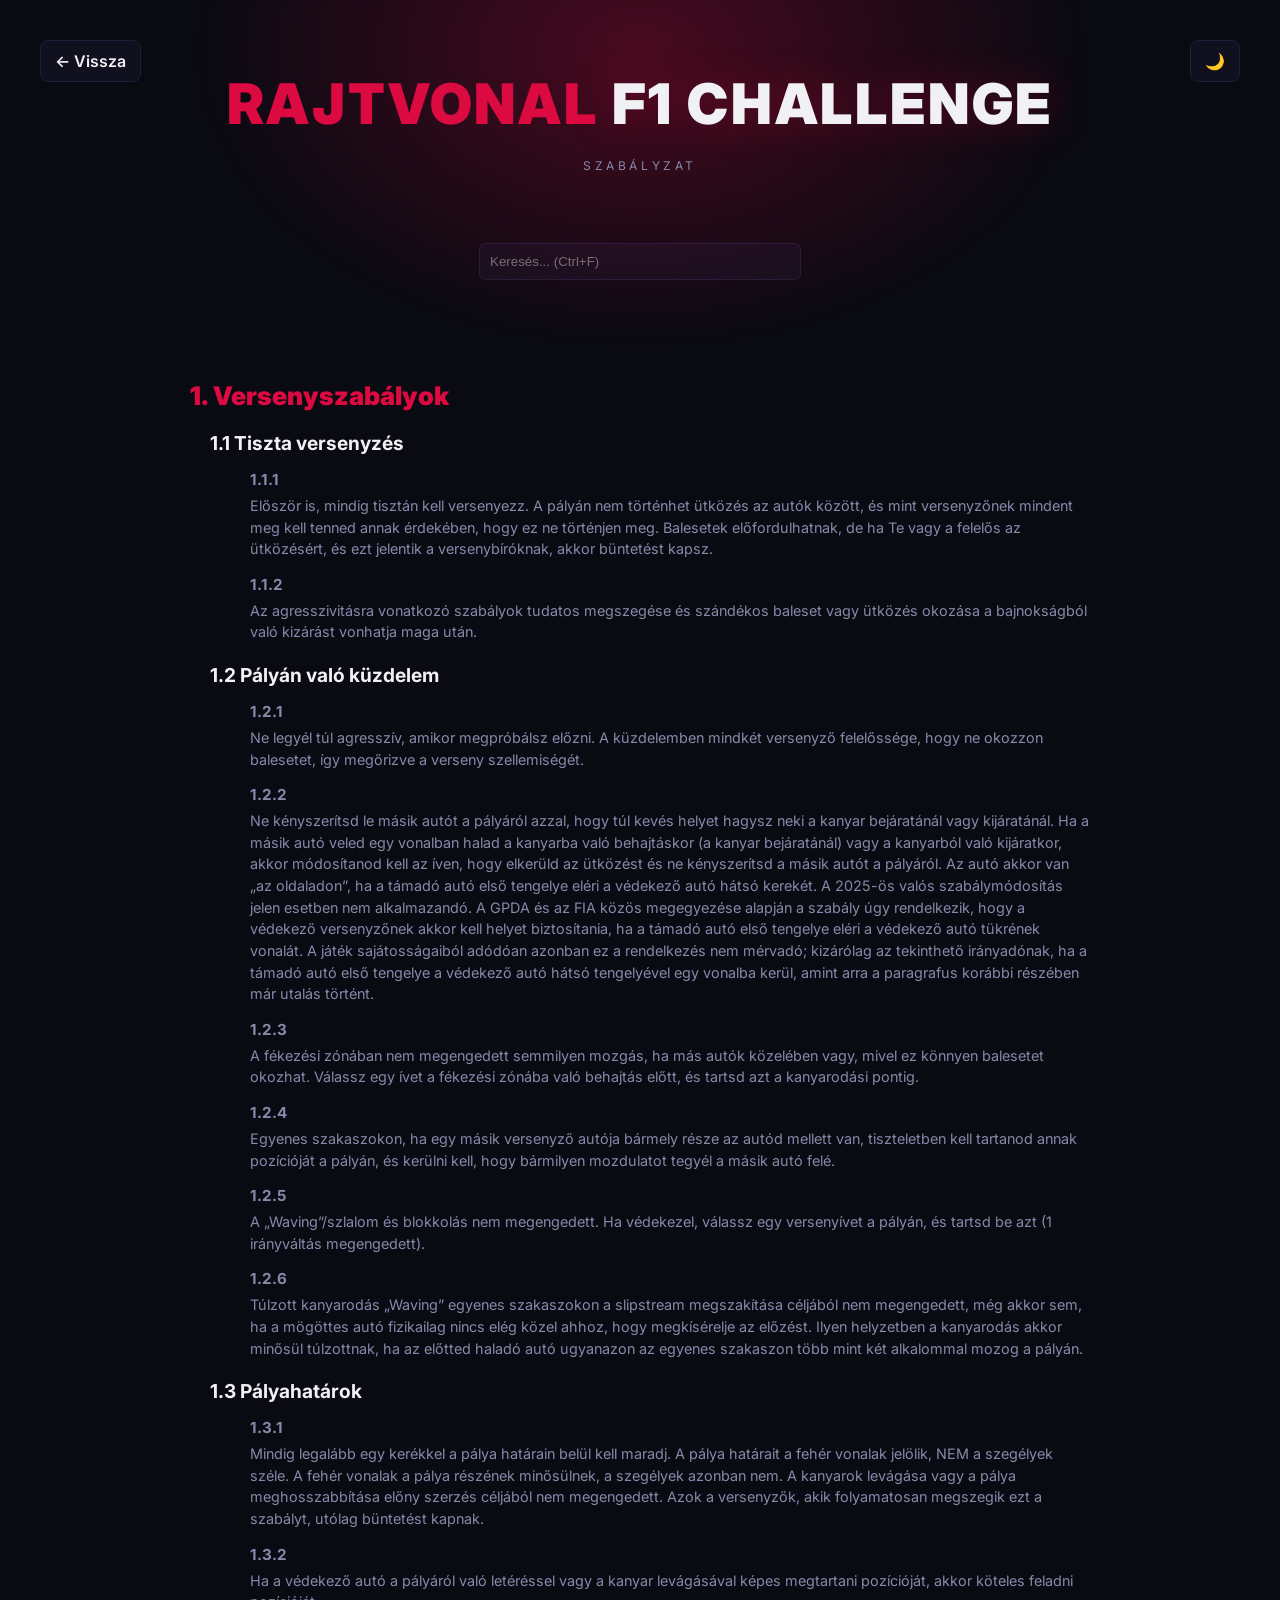
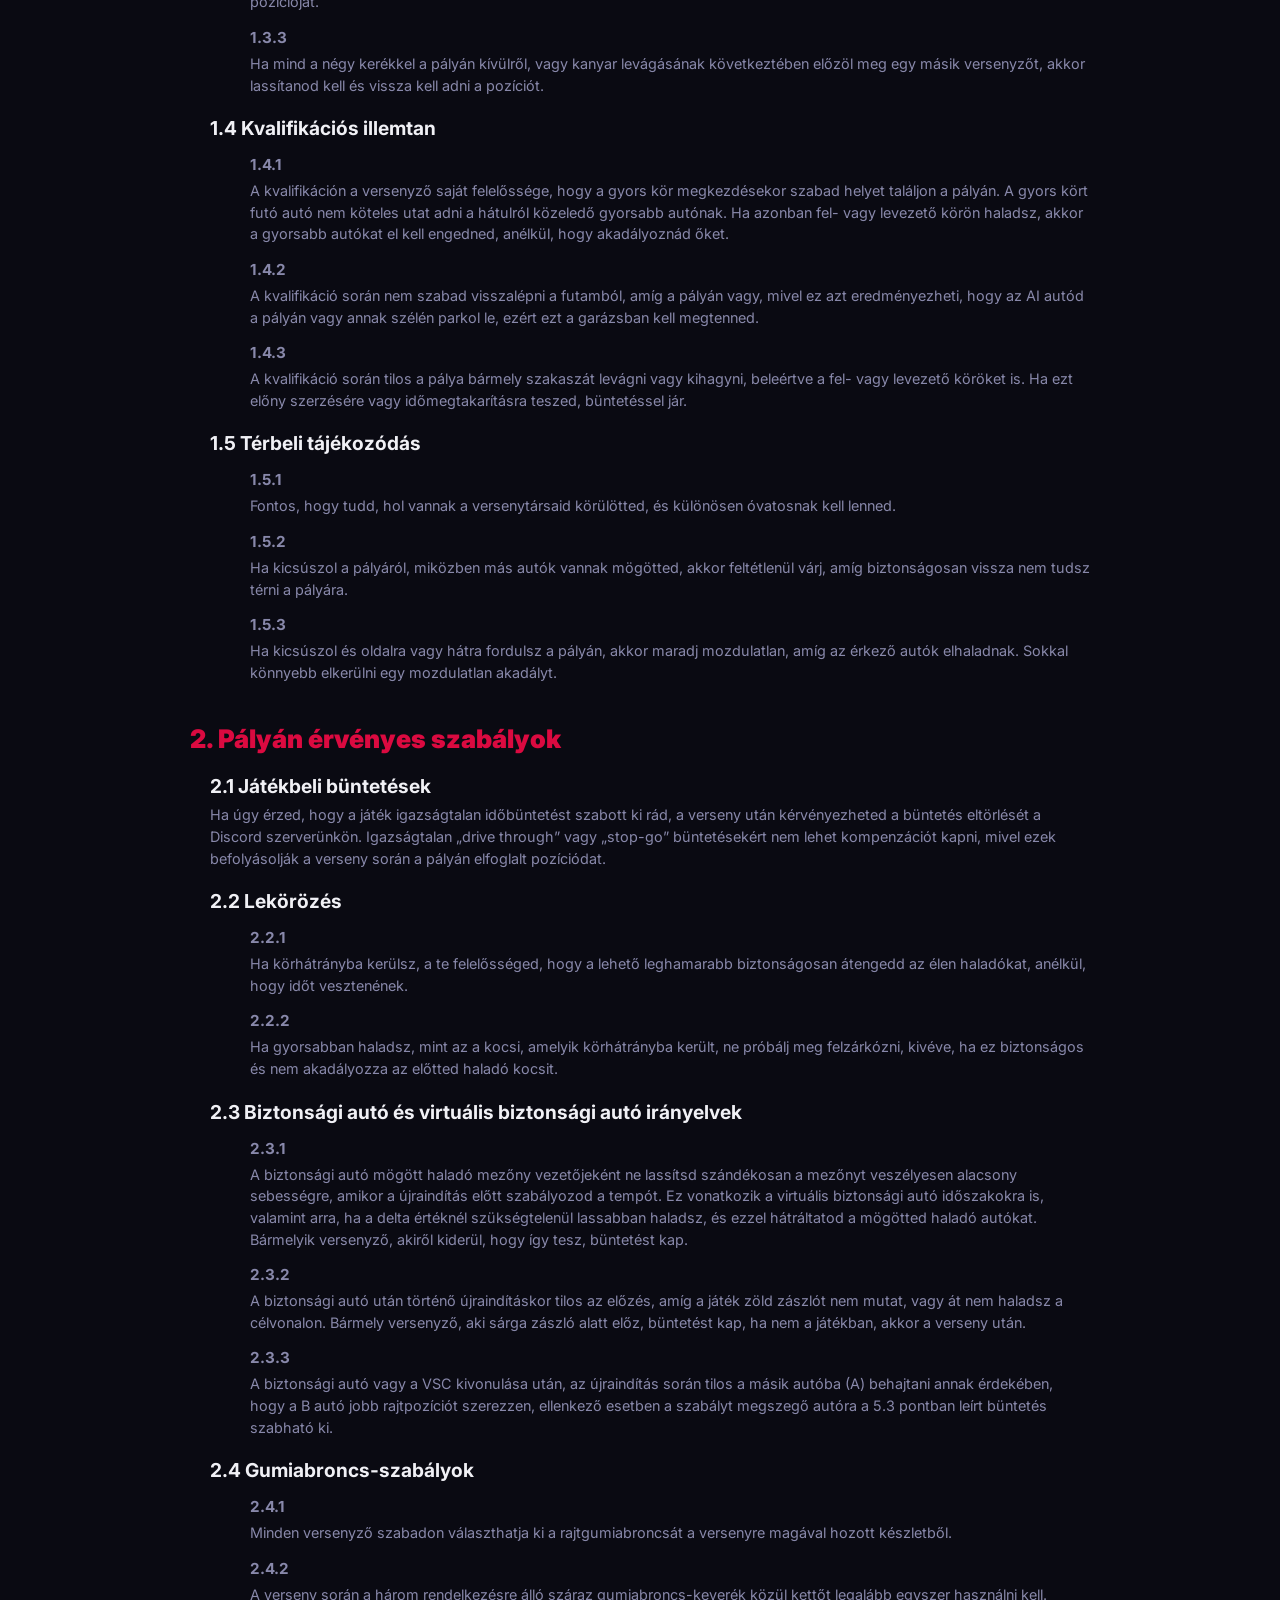
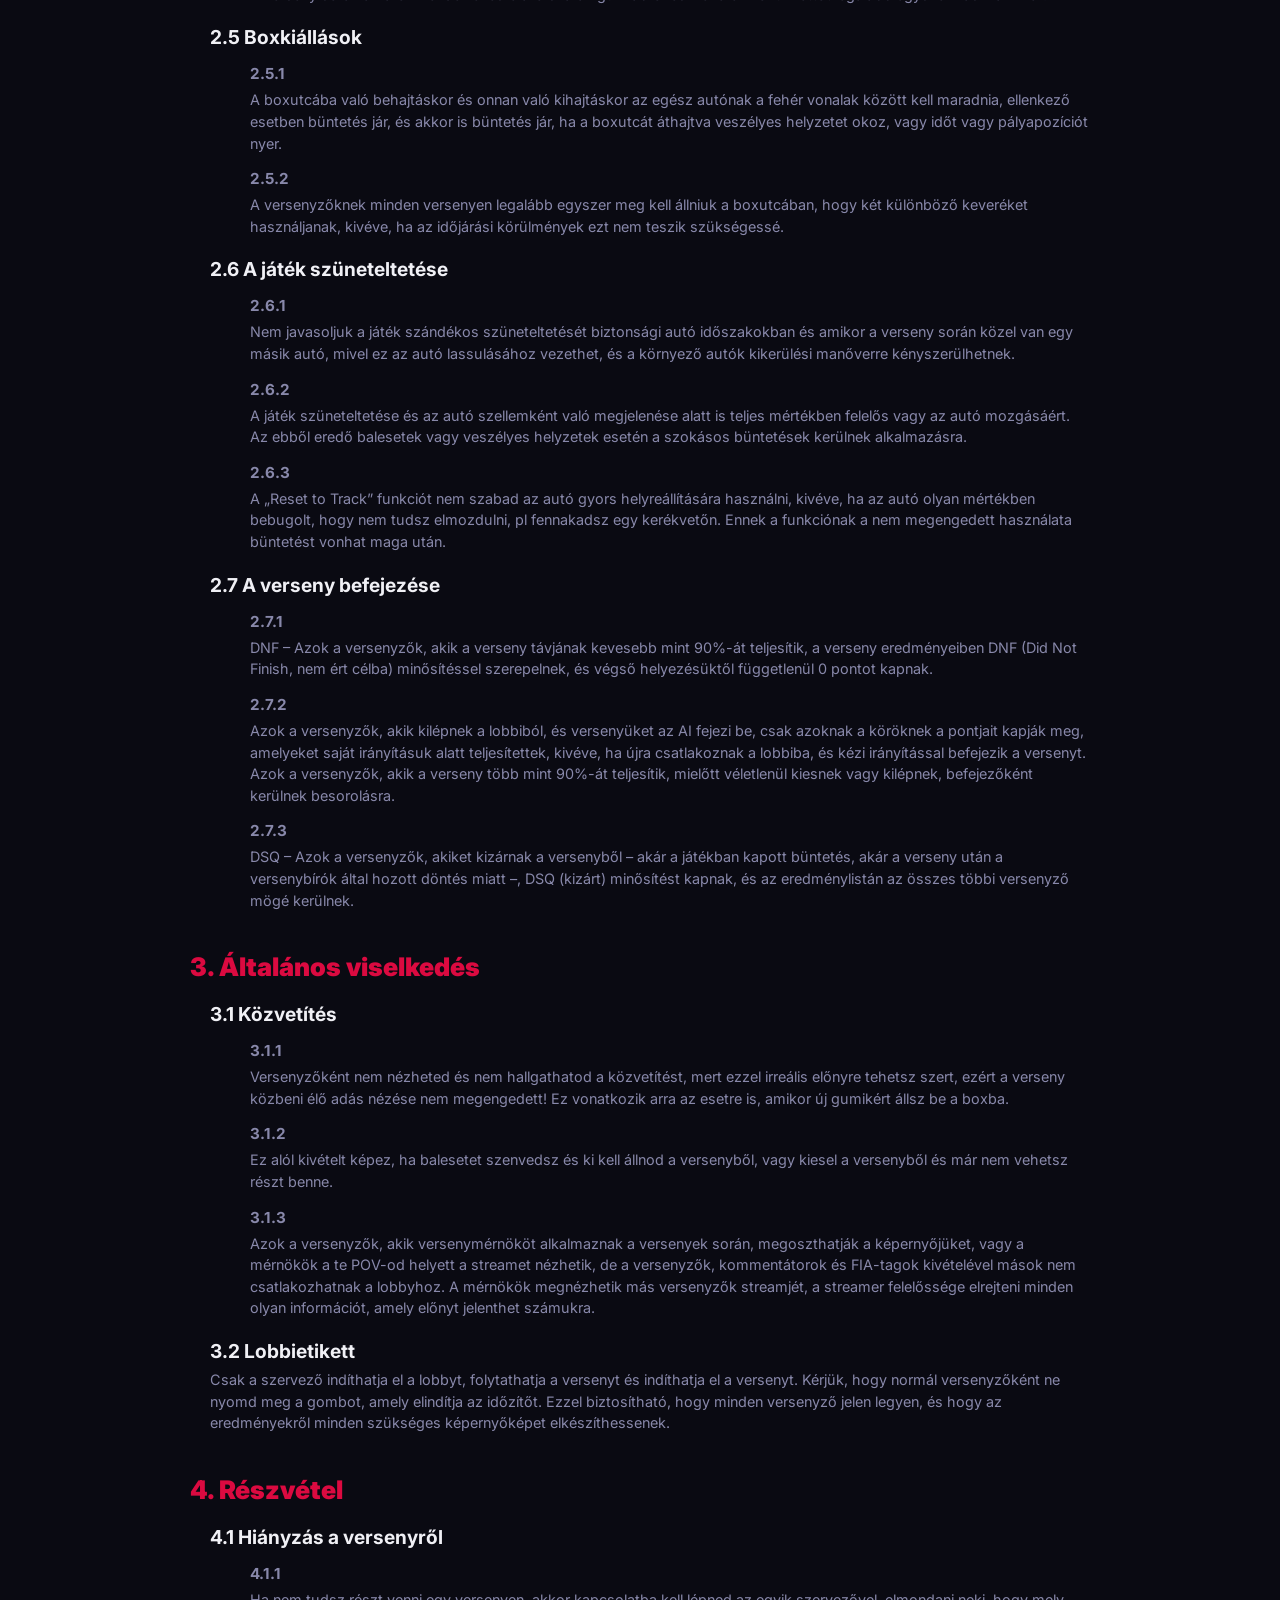
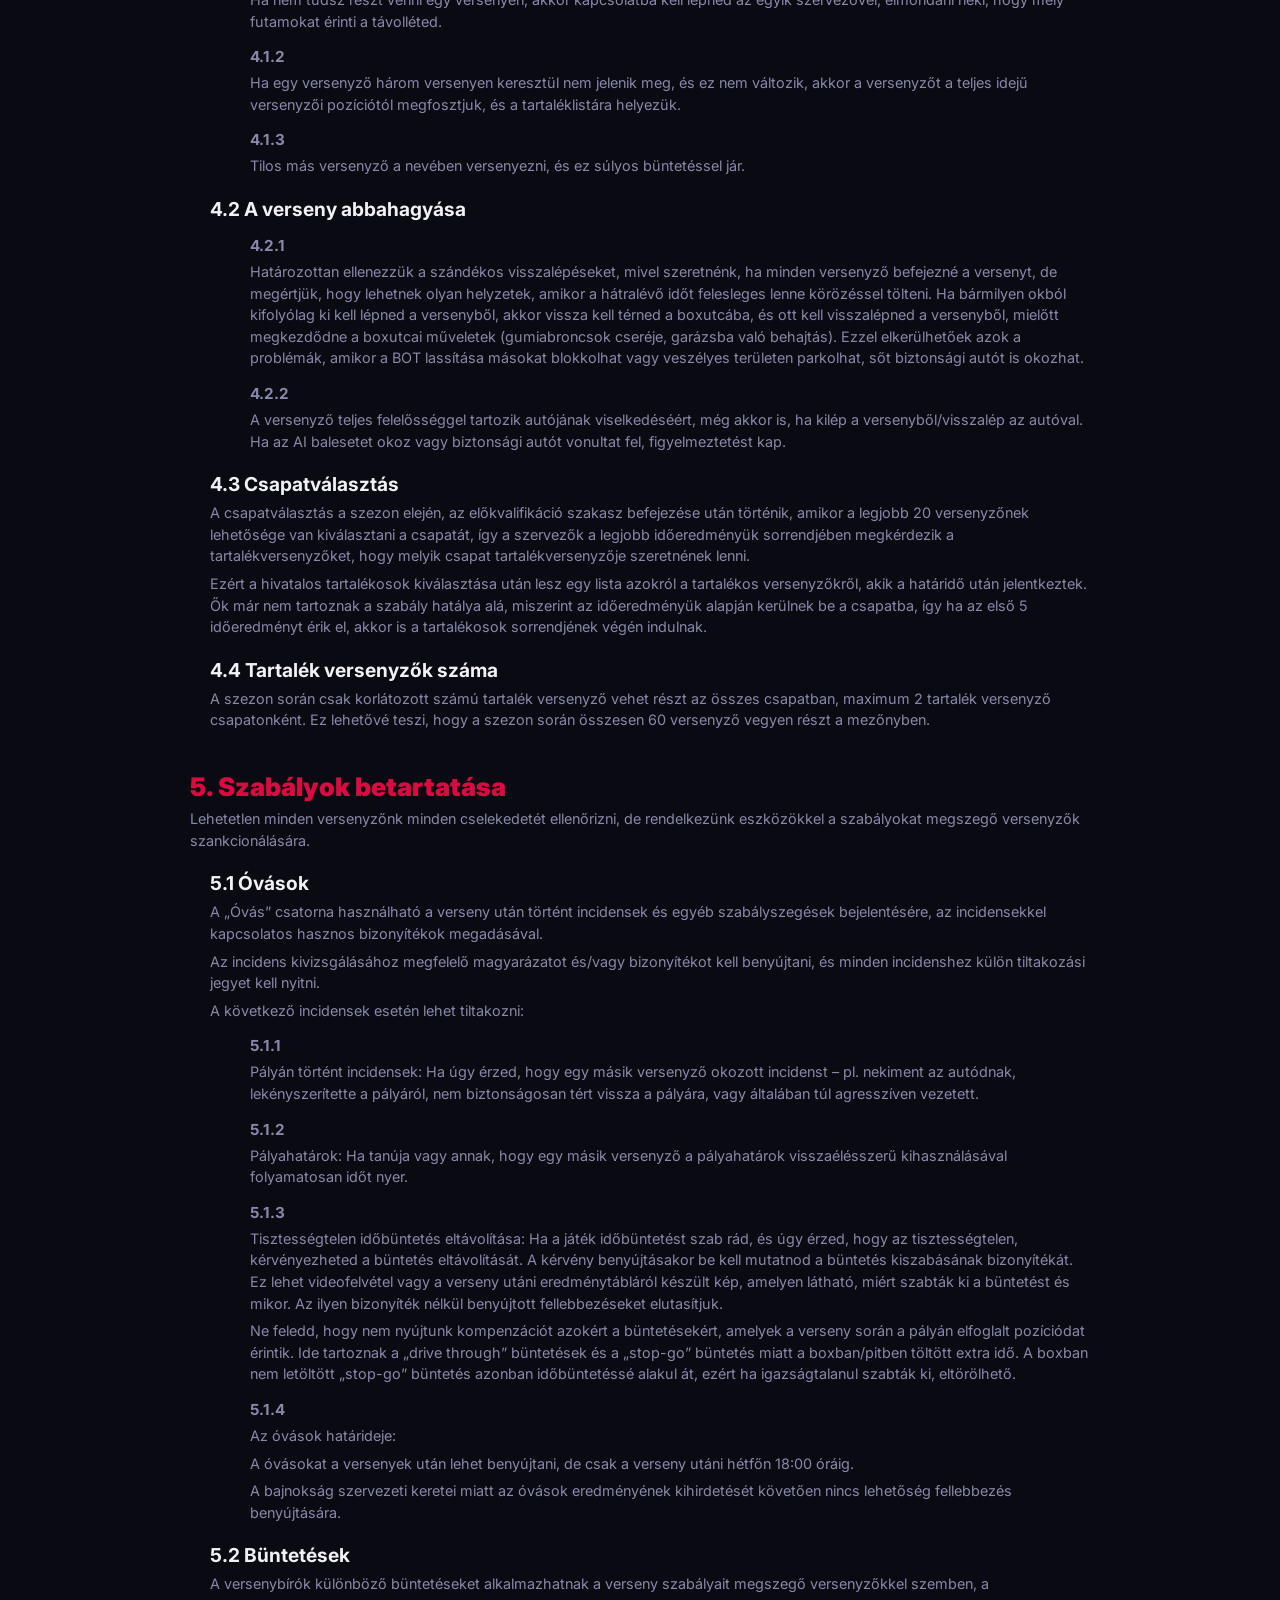
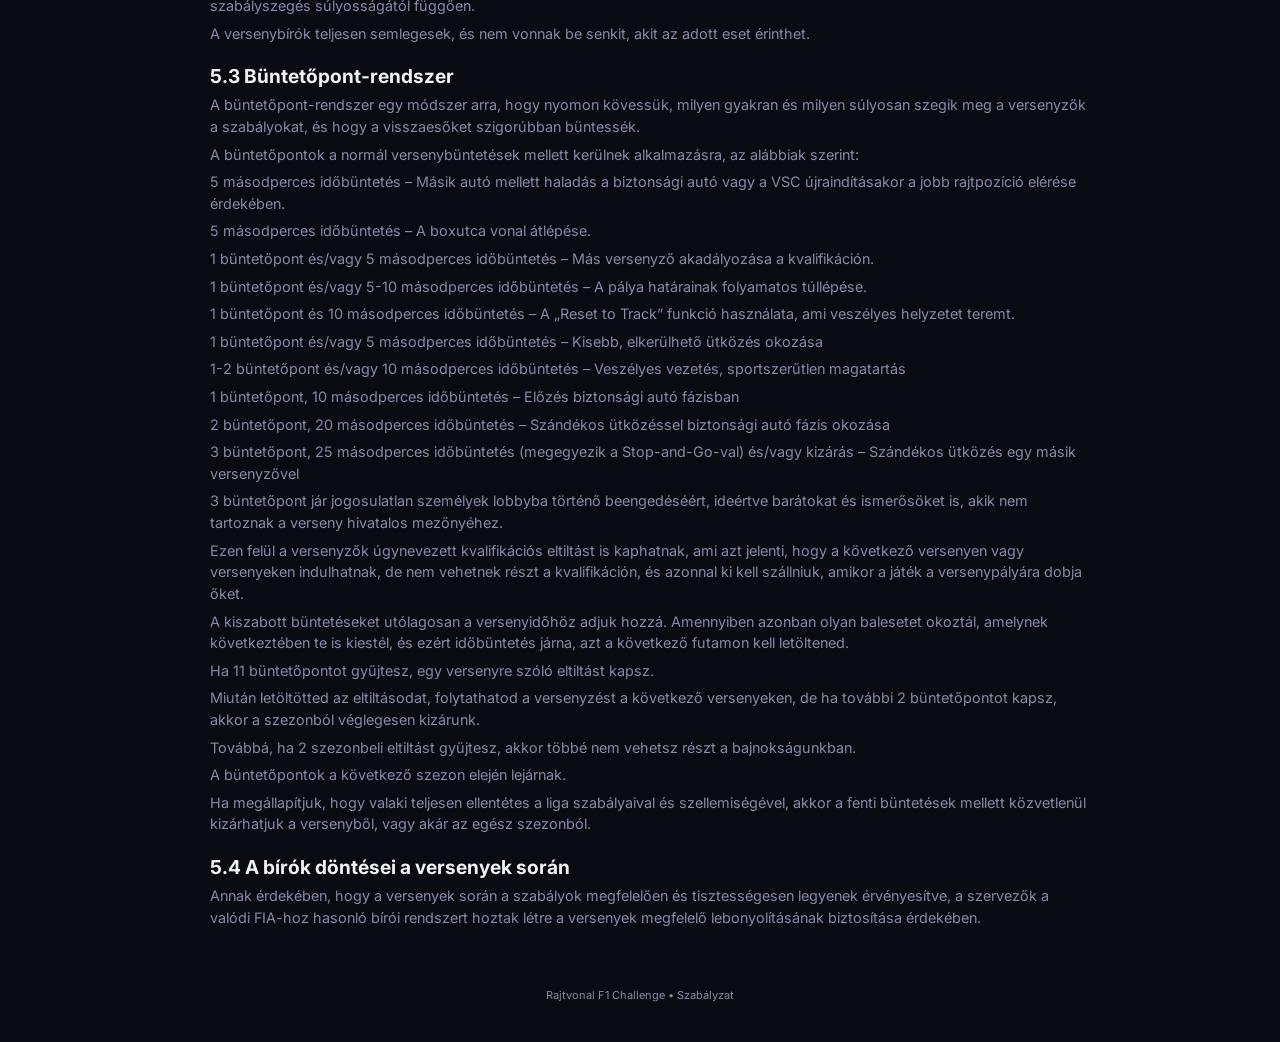
<file: szabalyzat/index.html>
<!DOCTYPE html>
<html lang="hu">
<head>
<meta charset="UTF-8">
<title>F1 Challenge Szabályzat</title>

<link href="https://fonts.googleapis.com/css2?family=Inter:wght@400;600;800;900&display=swap" rel="stylesheet">

<link rel="stylesheet" href="../src/styles/theme.css">
<link rel="stylesheet" href="../src/styles/base.css">
<link rel="stylesheet" href="../src/styles/components.css">
<link rel="stylesheet" href="../src/styles/animations.css">
<link rel="stylesheet" href="../src/styles/pages.css">
</head>

<body>

<div class="bg-glow animate"></div>

<div class="back-button" onclick="goBack()">
  ← Vissza
</div>

<div class="theme-toggle" onclick="toggleTheme()">
  🌙
</div>

<div class="header">
  <div class="title">Rajtvonal <span>F1 Challenge</span></div>
  <div class="subtitle">SZABÁLYZAT</div>
</div>

<div class="search-box">
  <input type="text" id="search" placeholder="Keresés... (Ctrl+F)">
</div>

<div class="container rule"></div>

<div class="no-result" id="noResult">
  Nincs találat
</div>

<div class="footer">
  Rajtvonal F1 Challenge • Szabályzat
</div>

<script src="../src/scripts/searchbox.js"></script>
<script>initSearch({inputId: "search", noResultId: "noResult", mode: "rules" });</script>
<script src="../src/scripts/themeswitch.js"></script>
<script src="../src/scripts/backbutton.js"></script>
<script src="script.js"></script>
</body>
</html>
</file>
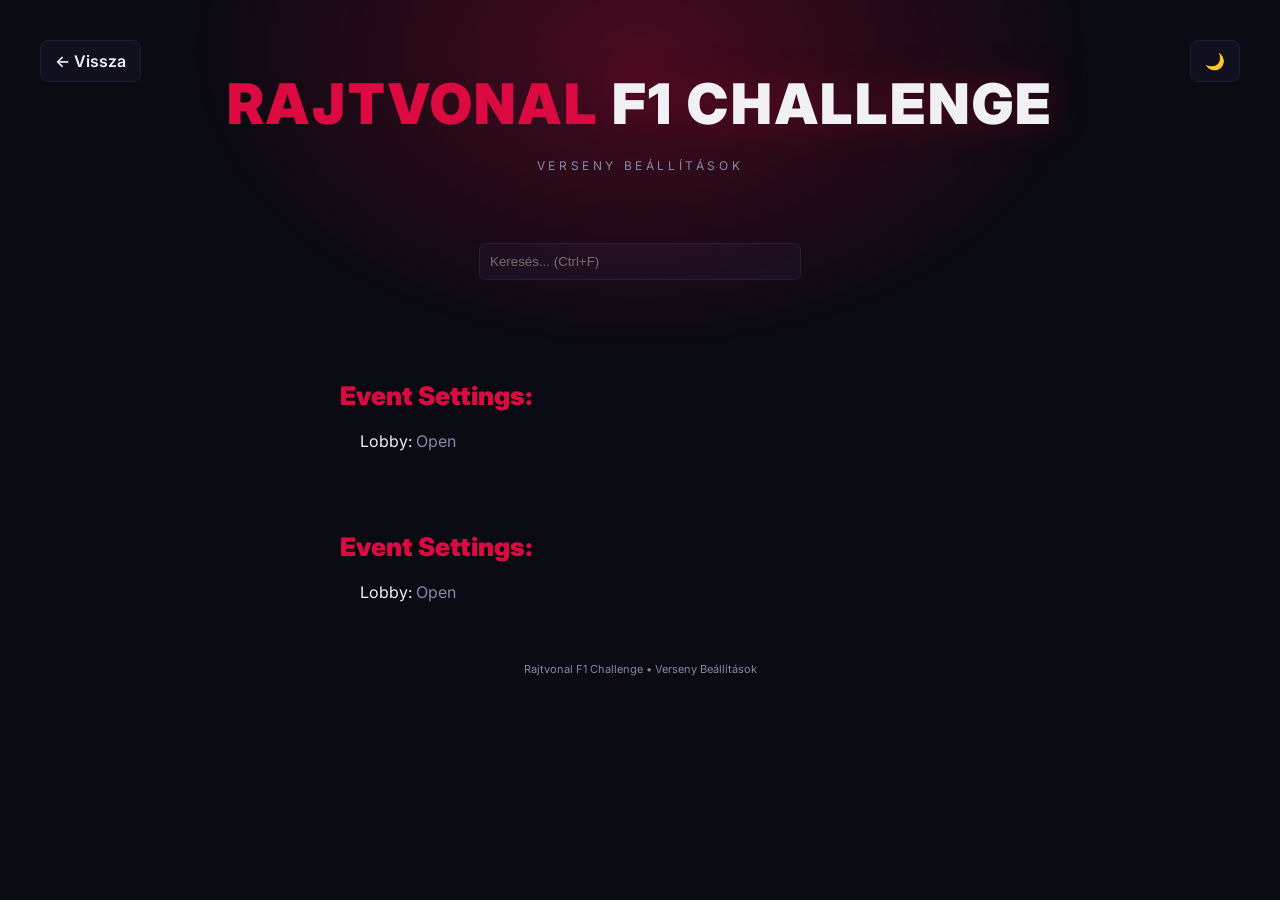
<file: verseny-beallitasok/index.html>
<!DOCTYPE html>
<html lang="hu">
<head>
<meta charset="UTF-8">
<title>F1 Challenge Szabályzat</title>

<link href="https://fonts.googleapis.com/css2?family=Inter:wght@400;600;800;900&display=swap" rel="stylesheet">

<link rel="stylesheet" href="../src/styles/theme.css">
<link rel="stylesheet" href="../src/styles/base.css">
<link rel="stylesheet" href="../src/styles/components.css">
<link rel="stylesheet" href="../src/styles/animations.css">
<link rel="stylesheet" href="../src/styles/pages.css">
</head>

<body>

<div class="bg-glow animate"></div>

<div class="back-button" onclick="goBack()">
  ← Vissza
</div>

<div class="theme-toggle" onclick="toggleTheme()">
  🌙
</div>

<div class="header">
  <div class="title">Rajtvonal <span>F1 Challenge</span></div>
  <div class="subtitle">VERSENY BEÁLLÍTÁSOK</div>
</div>

<div class="search-box">
  <input type="text" id="search" placeholder="Keresés... (Ctrl+F)">
</div>

<div class="container settings">
  <div class="level-1">
    <div class="level-1-title">Event Settings:</div>
      <div class="level-2">Lobby: <span>Open</span></div>
  </div>
  
</div>

<div class="container settings">
  <div class="level-1">
    <div class="level-1-title">Event Settings:</div>
      <div class="level-2">Lobby: <span>Open</span></div>
  </div>
  
</div>

<div class="no-result" id="noResult">
  Nincs találat
</div>

<div class="footer">
  Rajtvonal F1 Challenge • Verseny Beállítások
</div>

<script src="../src/scripts/searchbox.js"></script>
<script>initSearch({inputId: "search", noResultId: "noResult", mode: "settings" });</script>
<script src="../src/scripts/themeswitch.js"></script>
<script src="../src/scripts/backbutton.js"></script>
</body>
</html>
</file>
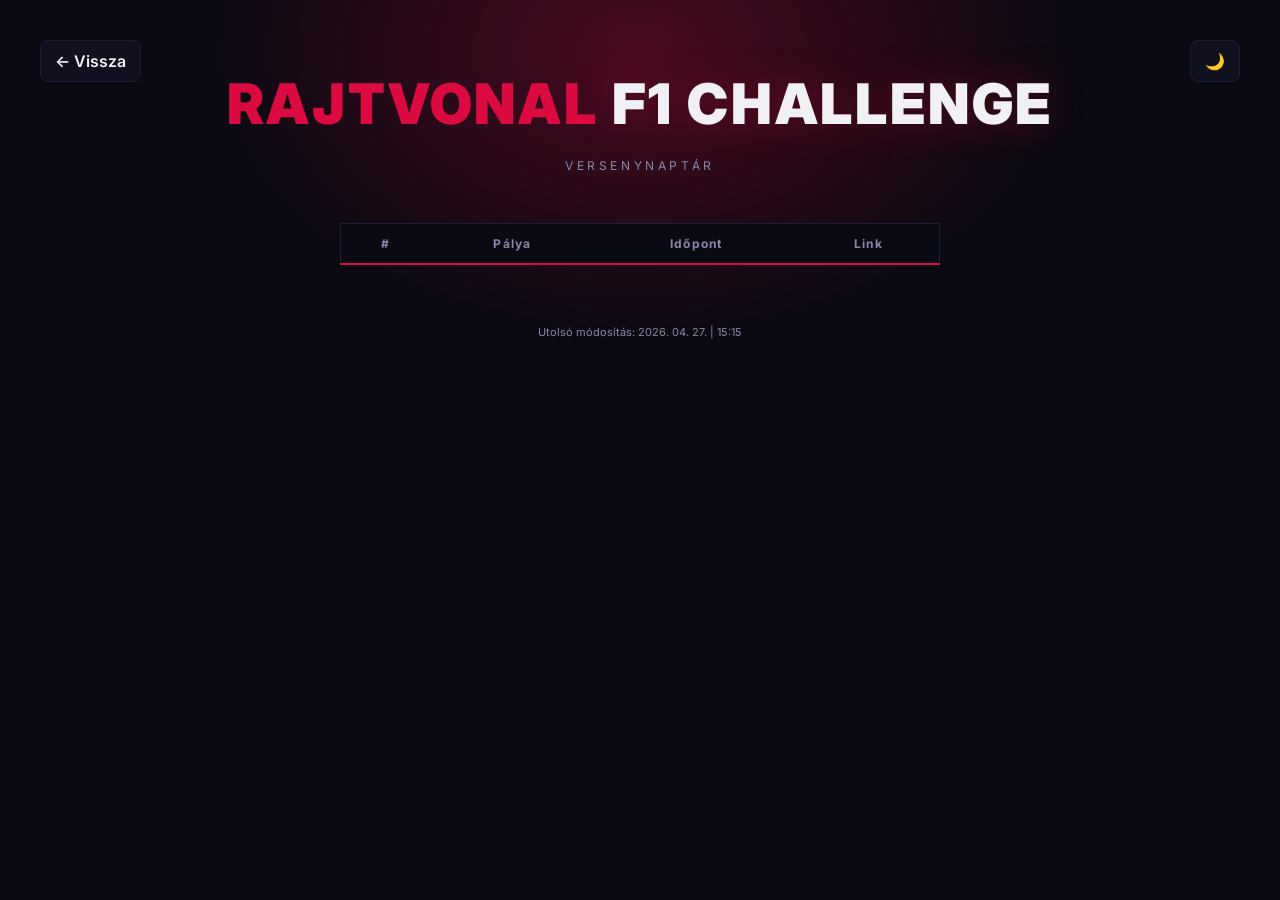
<file: versenynaptar/index.html>
<!DOCTYPE html>
<html lang="hu">
<head>
<meta charset="UTF-8">
<title>F1 Challenge Results</title>

<link href="https://fonts.googleapis.com/css2?family=Inter:wght@400;600;800;900&display=swap" rel="stylesheet">

<link rel="stylesheet" href="../src/styles/theme.css">
<link rel="stylesheet" href="../src/styles/base.css">
<link rel="stylesheet" href="../src/styles/components.css">
<link rel="stylesheet" href="../src/styles/animations.css">
<link rel="stylesheet" href="../src/styles/pages.css">
</head>

<body>

<div class="bg-glow animate"></div>

<div class="back-button" onclick="goBack()">
  ← Vissza
</div>

<div class="theme-toggle" onclick="toggleTheme()">
  🌙
</div>

<div class="header">
  <div class="title">Rajtvonal <span>F1 Challenge</span></div>
  <div class="subtitle">VERSENYNAPTÁR</div>
</div>

<div class="container tablazat calendar">
<table>
<thead>
<tr>
<th>#</th>
<th>Pálya</th>
<th>Időpont</th>
<th>Link</th>
</tr>
</thead>
<tbody id="tbody"></tbody>
</table>
</div>

<div class="footer">
  Utolsó módosítás: 2026. 04. 27. | 15:15
</div>

<script src="../src/scripts/themeswitch.js"></script>
<script src="../src/scripts/backbutton.js"></script>
</body>
</html>
</file>
<file: src/styles/theme.css>
/* =========================
   MAIN THEME: DANK MODE
========================= */
:root {
  /* BACKGROUND */
  --bg-primary: #0a0a12;
  --bg-secondary: #10101e;
  --bg-hover: #1a1a3a;
  --bg-row-even: #0e0e22;
  --bg-row-odd: #12122a;
  --bg-row-hover: #1a1a3a;

  /* SURFACE */
  --bg-button: var(--bg-secondary);
  --bg-header: var(--bg-primary);

  /* COLORS */
  --color-accent: #db0a40;
  --color-accent-glow: rgba(219,10,64,0.3);
  --color-highlight: rgba(219,10,64,0.08);

  /* TEXT */
  --text-primary: #f0f0f5;
  --text-secondary: #8888aa;
  --text-strong: #ffffff;

  /* BORDER */
  --border-primary: #1e1e3a;

  /* SPECIAL */
  --color-gold: gold;
  --color-silver: silver;
  --color-bronze: #cd7f32;

  --bg-top1: rgba(255,215,0,0.08);
  --bg-top2: rgba(192,192,192,0.08);
  --bg-top3: rgba(205,127,50,0.08);

  --color-total: #ffc906;
}


/* =========================
   LIGHT MODE
========================= */
body.light {
  /* BACKGROUND */
  --bg-primary: #e8e8ee;
  --bg-secondary: #eeeef5;
  --bg-hover: #f8fbff;
  --bg-row-even: #f0f0f5;
  --bg-row-odd: #ffffff;
  --bg-row-hover: #f8fbff;
  
  /* SURFACE */
  --bg-button: var(--bg-secondary);
  --bg-header: var(--bg-primary);

  /* COLORS */
  --color-accent: #db0a40;
  --color-accent-glow: rgba(219,10,64,0.2);
  --color-highlight: rgba(219,10,64,0.15);

  /* TEXT */
  --text-primary: #111;
  --text-secondary: #555;
  --text-strong: #000;

  /* BORDER */
  --border-primary: #acacac;

  /* SPECIAL */
  --bg-top1: rgba(255,215,0,0.15);
  --bg-top2: rgba(192,192,192,0.15);
  --bg-top3: rgba(205,127,50,0.15);

  --color-total: #ceba09;
}
</file>
<file: src/styles/base.css>
/* =========================
   BASE
========================= */
body {
  margin: 0;
  font-family: 'Inter', sans-serif;
  background: var(--bg-primary);
  color: var(--text-primary);
}


/* =========================
   BACKGROUND GLOW
========================= */
.bg-glow {
  position: fixed;
  top: -250px;
  left: 50%;
  transform: translateX(-50%);
  width: 900px;
  height: 600px;
  background: radial-gradient(ellipse, var(--color-accent-glow) 0%, transparent 70%);
  z-index: 0;
  pointer-events: none;
}

.bg-glow.animate {
  animation: glowMove 10s ease-in-out infinite alternate;
}

@keyframes glowMove {
  0% { transform: translateX(-50%) translateY(0); opacity: 0.6; }
  100% { transform: translateX(-55%) translateY(-40px); opacity: 1; }
}


/* =========================
   HEADER
========================= */
.header {
  text-align: center;
  padding: 70px 20px 30px;
  position: relative;
  z-index: 1;
}

.title {
  font-size: 3.5rem;
  font-weight: 900;
  letter-spacing: 0.05em;
  color: var(--color-accent);
  text-transform: uppercase;
}

.title span {
  color: var(--text-primary);
  text-shadow: 0 0 40px var(--color-accent-glow);
}

.subtitle {
  margin-top: 20px;
  font-size: 12px;
  letter-spacing: 0.3em;
  color: var(--text-secondary);
}


/* =========================
   FOOTER
========================= */
.footer {
  text-align: center;
  margin: 40px 0;
  font-size: 11px;
  color: var(--text-secondary);
}
</file>
<file: src/styles/components.css>
/* =========================
   DEFAULT CONTAINER
========================= */
.container {
  max-width: 1000px;
  margin: auto;
  padding: 20px;
  position: relative;
  z-index: 1;
}


/* =========================
   DEFAULT BUTTONS
========================= */
button {
  background: var(--bg-button);
  border: 1px solid var(--border-primary);
  color: var(--text-primary);
  padding: 15px 30px;
  margin: 10px;
  border-radius: 8px;
  font-size: 15px;
  font-weight: 700;
  cursor: pointer;
  transition: 0.2s;
}
button:hover {
  border-color: var(--color-accent);
  background: var(--bg-hover);
}
button.active {
  background: var(--color-accent);
  border-color: var(--color-accent);
  color: var(--text-strong);
}



/* =========================
   BACK and THEME BUTTON
========================= */
.back-button,
.theme-toggle {
  position: fixed;
  padding: 10px 14px;
  background: var(--bg-button);
  border: 1px solid var(--border-primary);
  color: var(--text-primary);
  font-weight: 600;
  border-radius: 8px;
  cursor: pointer;
  z-index: 999;
  transition: 0.2s;
}
.back-button { top: 40px; left: 40px; }
.theme-toggle { top: 40px; right: 40px; }

.back-button:hover,
.theme-toggle:hover {
  color: var(--color-accent);
  background: var(--bg-hover);
  border-color: var(--color-accent);
  box-shadow: 0 0 12px var(--color-accent-glow);
}
.back-button:active {
  transform: scale(0.95);
}



/* =========================
   TABLE
========================= */
table {
  width: 100%;
  border-collapse: collapse;
  background: var(--bg-secondary);
  border: 1px solid var(--border-primary);
}

th {
  background: var(--bg-header);
  padding: 12px;
  font-size: 12px;
  letter-spacing: 0.1em;
  color: var(--text-secondary);
  border-bottom: 2px solid var(--color-accent);
}

td {
  padding: 12px;
  text-align: center;
  border-bottom: 1px solid var(--border-primary);
}

tr:nth-child(even) {
  background: var(--bg-row-even);
}
tr:nth-child(odd) {
  background: var(--bg-row-odd);
}
tr:hover {
  background: var(--bg-hover);
}

/* =========================
   SPECIFIC TEXT COLORS
========================= */
.top-1 { background: var(--bg-top1); }
.top-2 { background: var(--bg-top2); }
.top-3 { background: var(--bg-top3); }
.rank-1 { border-left: 3px solid var(--color-gold);   color: var(--color-gold);   font-weight: 900; }
.rank-2 { border-left: 3px solid var(--color-silver); color: var(--color-silver); font-weight: 900; }
.rank-3 { border-left: 3px solid var(--color-bronze); color: var(--color-bronze); font-weight: 900; }



/* =========================
   SEARCH BOX
========================= */
.search-box {
  text-align: center;
  margin: 40px 0;
}
.search-box input {
  width: 300px;
  padding: 10px;
  background: var(--bg-secondary);
  border: 1px solid var(--border-primary);
  color: var(--text-primary);
  border-radius: 6px;
}
.highlight {
  background: var(--color-accent-glow);
  border-radius: 4px;
  padding: 1px 3px;
}
.no-result {
  text-align: center;
  color: var(--color-accent);
  font-size: 2rem;
  margin-top: 20px;
  text-transform: uppercase;
  display: none;
}
</file>
<file: src/styles/animations.css>
/* =========================
   ANIMATIONS
========================= */
@keyframes glowMove {
  0% { transform: translateX(-50%) translateY(0); opacity: 0.6; }
  100% { transform: translateX(-55%) translateY(-40px); opacity: 1; }
}
.bg-glow.animate {
  animation: glowMove 18s ease-in-out infinite alternate;
}


@keyframes fadeUp {
  from { opacity: 0; transform: translateY(10px); }
  to { opacity: 1; transform: translateY(0); }
}
tr.row {
  animation: fadeUp 0.3s ease forwards;
}

.fade-in {
  opacity: 1;
  transform: translateY(0);
  transition: 0.3s;
}

.fade-out {
  opacity: 0;
  transform: translateY(10px);
  transition: 0.2s;
}


.back-button:active {
  transform: scale(0.95);
}
</file>
<file: src/styles/pages.css>
/* =========================
   MAIN MENU CONTAINER
========================= */
.container.menu {
  max-width: 600px;
  display: flex;
  flex-direction: column;
  gap: 20px;

}
/* =========================
   MAIN MENU BUTTONS
========================= */
.container.menu button {
  width: 100%;
  padding: 20px;
  border-radius: 10px;
  font-size: 20px;
  font-weight: 800;
  cursor: pointer;
  transition: 0.3s;
}
.container.menu button:hover {
  transform: translateY(-2px);
}



/* =========================
   NAVBAR CONTAINER
========================= */
.container.navbar {
  margin-top: 30px;
  max-width: 100%;
}
/* =========================
   NAVBAR BUTTONS
========================= */
.container.navbar button {
  padding: 15px 30px;
  font-size: 16px;
}



/* =========================
   TÁBLÁZAT CONTAINER
========================= */
.container.tablazat {
  max-width: 1000px;
}

.container.tablazat.elokvali {
  max-width: 900px;
}

.container.results {
  max-width: 1200px;
}



/* =========================
   ELŐKVALI TÁBLA ÉRTÉKEK
========================= */
td.name {
  text-align: left;
  font-weight: 700;
  width: 35%;
}
td.time {
  color: var(--text-secondary);
  width: 100px;
}
td.total {
  color: var(--color-total);
  font-weight: 700;
}
.delta {
  color: var(--color-accent);
  font-size: 11px;
}


/* =========================
   SZABÁLYZAT
========================= */
.container.rule {
    max-width: 900px;
}
/* =========================
   SZABÁLYPONT-RENDSZER
========================= */
.level-1 { margin-top: 40px; }
.level-2 { margin-left: 20px; margin-top: 20px; }
.level-3 { margin-left: 40px; margin-top: 15px; }

.level-1-title {
  font-size: 1.6rem;
  font-weight: 900;
  color: var(--color-accent);
}
.level-2-title {
  font-size: 1.2rem;
  font-weight: 700;
}
.level-3-title {
  font-size: 0.95rem;
  font-weight: 700;
  color: var(--text-secondary);
}

.level-text {
  margin-top: 6px;
  font-size: 0.9rem;
  line-height: 1.5;
  color: var(--text-secondary);
}


/* =========================
   VERSENY NAPTÁR
========================= */
.container.tablazat.calendar {
  max-width: 600px;
}


/* =========================
   VERSENY BEÁLLÍTÁSOK
========================= */
.container.settings {
  max-width: 600px;
}
.level-2 span {
  color: var(--text-secondary);
}
</file>
